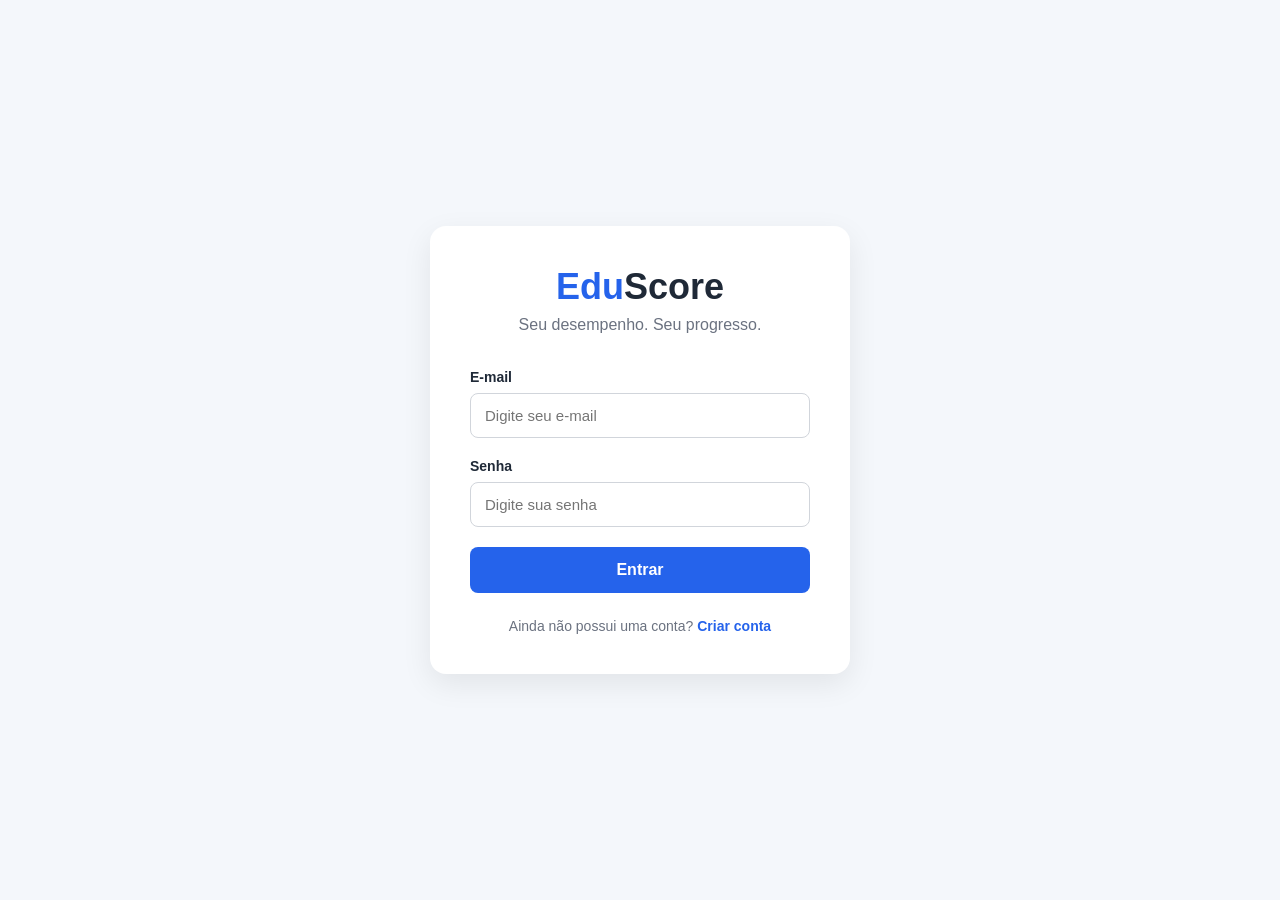
<file: src/index.html>
<!DOCTYPE html>
<html lang="pt-BR">

<head>
    <meta charset="UTF-8">
    <meta name="viewport" content="width=device-width, initial-scale=1.0">

    <title>EduScore | Login</title>

    <link rel="stylesheet" href="css/style.css">
</head>

<body>

    <main class="login-container">

        <section class="login-card">

            <div class="logo">
                <span>Edu</span>Score
            </div>

            <p class="subtitle">
                Seu desempenho. Seu progresso.
            </p>

            <form id="loginForm">

                <div class="input-group">
                    <label for="email">E-mail</label>

                    <input
                        type="email"
                        id="email"
                        placeholder="Digite seu e-mail"
                        required
                    >
                </div>

                <div class="input-group">
                    <label for="password">Senha</label>

                    <input
                        type="password"
                        id="password"
                        placeholder="Digite sua senha"
                        required
                    >
                </div>

                <button type="submit" class="login-button">
                    Entrar
                </button>

            </form>

            <p class="register-text">
                Ainda não possui uma conta?
                <a href="#">Criar conta</a>
            </p>

        </section>

    </main>

    <script src="js/script.js"></script>

</body>

</html>
</file>
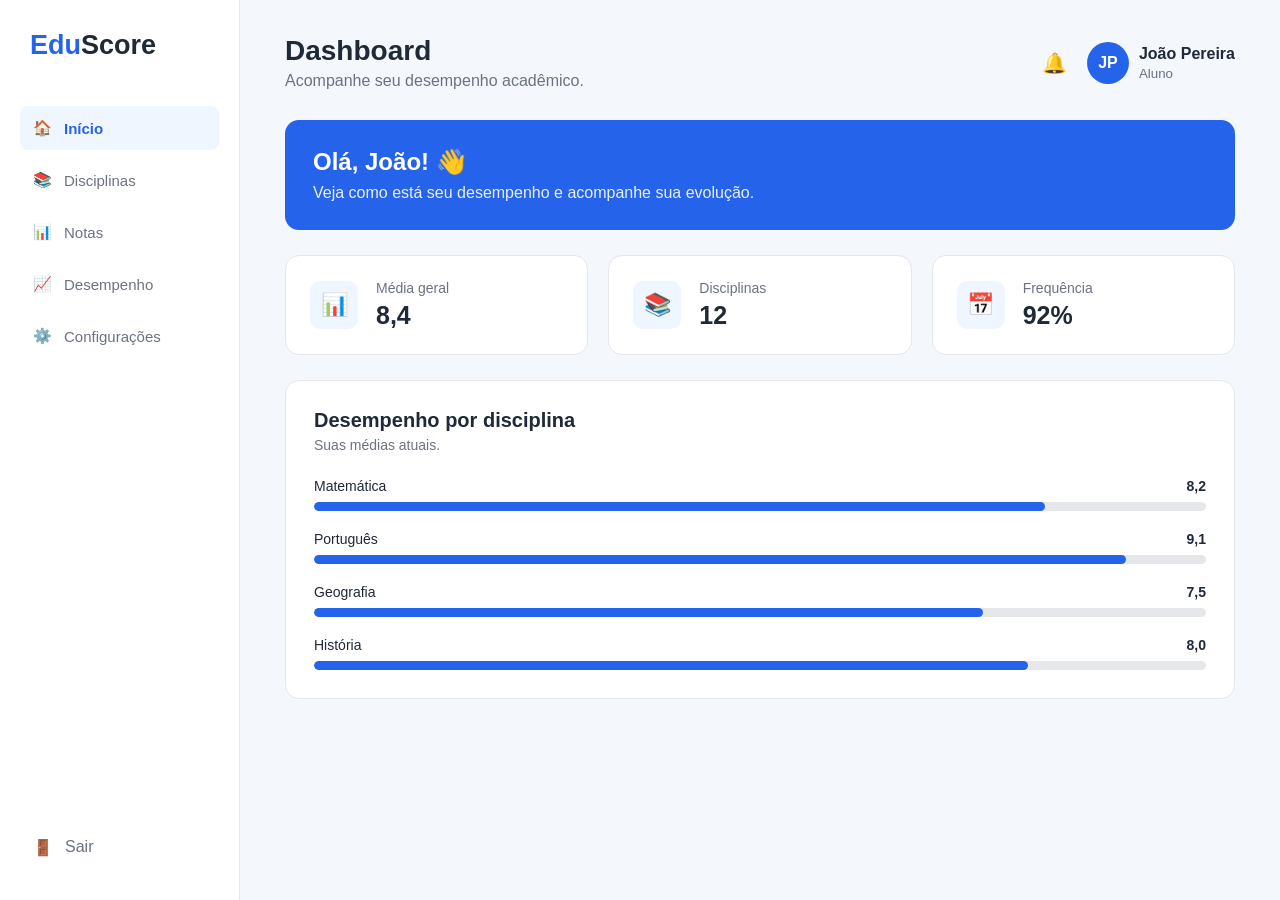
<file: src/dashboard.html>
<!DOCTYPE html>
<html lang="pt-BR">

<head>

    <meta charset="UTF-8">

    <meta name="viewport" content="width=device-width, initial-scale=1.0">

    <title>EduScore | Dashboard</title>

    <link rel="stylesheet" href="css/dashboard.css">

</head>

<body>

    <div class="dashboard">

        <!-- MENU LATERAL -->

        <aside class="sidebar">

            <div class="sidebar-logo">
                <span>Edu</span>Score
            </div>

            <nav class="menu">

                <a href="#" class="menu-item active">
                    🏠
                    <span>Início</span>
                </a>

                <a href="#" class="menu-item">
                    📚
                    <span>Disciplinas</span>
                </a>

                <a href="#" class="menu-item">
                    📊
                    <span>Notas</span>
                </a>

                <a href="#" class="menu-item">
                    📈
                    <span>Desempenho</span>
                </a>

                <a href="#" class="menu-item">
                    ⚙️
                    <span>Configurações</span>
                </a>

            </nav>

            <a href="index.html" class="logout">
                🚪
                <span>Sair</span>
            </a>

        </aside>


        <!-- CONTEÚDO PRINCIPAL -->

        <main class="main-content">

            <!-- CABEÇALHO -->

            <header class="topbar">

                <div>
                    <h1>Dashboard</h1>
                    <p>Acompanhe seu desempenho acadêmico.</p>
                </div>

                <div class="user-area">

                    <div class="notification">
                        🔔
                    </div>

                    <div class="user-info">

                        <div class="user-avatar">
                            JP
                        </div>

                        <div>
                            <strong>João Pereira</strong>
                            <small>Aluno</small>
                        </div>

                    </div>

                </div>

            </header>


            <!-- SAUDAÇÃO -->

            <section class="welcome">

                <h2>Olá, João! 👋</h2>

                <p>
                    Veja como está seu desempenho e acompanhe sua evolução.
                </p>

            </section>


            <!-- CARDS -->

            <section class="stats">

                <div class="stat-card">

                    <div class="stat-icon">
                        📊
                    </div>

                    <div>
                        <p>Média geral</p>
                        <h3>8,4</h3>
                    </div>

                </div>


                <div class="stat-card">

                    <div class="stat-icon">
                        📚
                    </div>

                    <div>
                        <p>Disciplinas</p>
                        <h3>12</h3>
                    </div>

                </div>


                <div class="stat-card">

                    <div class="stat-icon">
                        📅
                    </div>

                    <div>
                        <p>Frequência</p>
                        <h3>92%</h3>
                    </div>

                </div>

            </section>


            <!-- DESEMPENHO -->

            <section class="performance">

                <div class="section-header">

                    <div>
                        <h2>Desempenho por disciplina</h2>
                        <p>Suas médias atuais.</p>
                    </div>

                </div>


                <div class="subject">

                    <div class="subject-info">
                        <span>Matemática</span>
                        <strong>8,2</strong>
                    </div>

                    <div class="progress">
                        <div class="progress-bar" style="width: 82%;"></div>
                    </div>

                </div>


                <div class="subject">

                    <div class="subject-info">
                        <span>Português</span>
                        <strong>9,1</strong>
                    </div>

                    <div class="progress">
                        <div class="progress-bar" style="width: 91%;"></div>
                    </div>

                </div>


                <div class="subject">

                    <div class="subject-info">
                        <span>Geografia</span>
                        <strong>7,5</strong>
                    </div>

                    <div class="progress">
                        <div class="progress-bar" style="width: 75%;"></div>
                    </div>

                </div>


                <div class="subject">

                    <div class="subject-info">
                        <span>História</span>
                        <strong>8,0</strong>
                    </div>

                    <div class="progress">
                        <div class="progress-bar" style="width: 80%;"></div>
                    </div>

                </div>

            </section>

        </main>

    </div>

</body>

</html>
</file>
<file: src/css/style.css>
* {
    margin: 0;
    padding: 0;
    box-sizing: border-box;
}

body {
    font-family: Arial, Helvetica, sans-serif;
    background: #f4f7fb;
    color: #1f2937;
}

.login-container {
    min-height: 100vh;
    display: flex;
    align-items: center;
    justify-content: center;
    padding: 20px;
}

.login-card {
    width: 100%;
    max-width: 420px;
    background: #ffffff;
    padding: 40px;
    border-radius: 16px;
    box-shadow: 0 10px 30px rgba(0, 0, 0, 0.08);
}

.logo {
    text-align: center;
    font-size: 36px;
    font-weight: bold;
    margin-bottom: 8px;
}

.logo span {
    color: #2563eb;
}

.subtitle {
    text-align: center;
    color: #6b7280;
    margin-bottom: 35px;
}

.input-group {
    margin-bottom: 20px;
}

.input-group label {
    display: block;
    font-size: 14px;
    font-weight: bold;
    margin-bottom: 8px;
}

.input-group input {
    width: 100%;
    padding: 13px 14px;
    border: 1px solid #d1d5db;
    border-radius: 8px;
    font-size: 15px;
    outline: none;
    transition: 0.2s;
}

.input-group input:focus {
    border-color: #2563eb;
    box-shadow: 0 0 0 3px rgba(37, 99, 235, 0.1);
}

.login-button {
    width: 100%;
    padding: 14px;
    border: none;
    border-radius: 8px;
    background: #2563eb;
    color: white;
    font-size: 16px;
    font-weight: bold;
    cursor: pointer;
    transition: 0.2s;
}

.login-button:hover {
    background: #1d4ed8;
}

.register-text {
    text-align: center;
    margin-top: 25px;
    font-size: 14px;
    color: #6b7280;
}

.register-text a {
    color: #2563eb;
    font-weight: bold;
    text-decoration: none;
}

.register-text a:hover {
    text-decoration: underline;
}

@media (max-width: 480px) {

    .login-card {
        padding: 30px 22px;
    }

    .logo {
        font-size: 30px;
    }

}
</file>
<file: src/css/dashboard.css>
* {
    margin: 0;
    padding: 0;
    box-sizing: border-box;
}

body {
    font-family: Arial, Helvetica, sans-serif;
    background: #f4f7fb;
    color: #1f2937;
}

.dashboard {
    display: flex;
    min-height: 100vh;
}


/* SIDEBAR */

.sidebar {
    width: 240px;
    background: #ffffff;
    border-right: 1px solid #e5e7eb;
    padding: 30px 20px;
    display: flex;
    flex-direction: column;
}

.sidebar-logo {
    font-size: 27px;
    font-weight: bold;
    margin-bottom: 45px;
    padding-left: 10px;
}

.sidebar-logo span {
    color: #2563eb;
}

.menu {
    display: flex;
    flex-direction: column;
    gap: 8px;
}

.menu-item {
    display: flex;
    align-items: center;
    gap: 12px;
    padding: 13px;
    border-radius: 8px;
    color: #6b7280;
    text-decoration: none;
    font-size: 15px;
}

.menu-item:hover {
    background: #f1f5f9;
    color: #2563eb;
}

.menu-item.active {
    background: #eff6ff;
    color: #2563eb;
    font-weight: bold;
}

.logout {
    margin-top: auto;
    display: flex;
    gap: 12px;
    padding: 13px;
    text-decoration: none;
    color: #6b7280;
}


/* CONTEÚDO */

.main-content {
    flex: 1;
    padding: 35px 45px;
}


/* TOPBAR */

.topbar {
    display: flex;
    justify-content: space-between;
    align-items: center;
    margin-bottom: 30px;
}

.topbar h1 {
    font-size: 28px;
    margin-bottom: 5px;
}

.topbar p {
    color: #6b7280;
}

.user-area {
    display: flex;
    align-items: center;
    gap: 20px;
}

.notification {
    font-size: 20px;
    cursor: pointer;
}

.user-info {
    display: flex;
    align-items: center;
    gap: 10px;
}

.user-info small {
    display: block;
    color: #6b7280;
    margin-top: 3px;
}

.user-avatar {
    width: 42px;
    height: 42px;
    border-radius: 50%;
    background: #2563eb;
    color: white;
    display: flex;
    align-items: center;
    justify-content: center;
    font-weight: bold;
}


/* SAUDAÇÃO */

.welcome {
    background: #2563eb;
    color: white;
    padding: 28px;
    border-radius: 14px;
    margin-bottom: 25px;
}

.welcome h2 {
    margin-bottom: 8px;
}

.welcome p {
    opacity: 0.9;
}


/* CARDS */

.stats {
    display: grid;
    grid-template-columns: repeat(3, 1fr);
    gap: 20px;
    margin-bottom: 25px;
}

.stat-card {
    background: white;
    border: 1px solid #e5e7eb;
    border-radius: 14px;
    padding: 24px;
    display: flex;
    align-items: center;
    gap: 18px;
}

.stat-icon {
    width: 48px;
    height: 48px;
    border-radius: 10px;
    background: #eff6ff;
    display: flex;
    align-items: center;
    justify-content: center;
    font-size: 22px;
}

.stat-card p {
    color: #6b7280;
    font-size: 14px;
    margin-bottom: 5px;
}

.stat-card h3 {
    font-size: 25px;
}


/* DESEMPENHO */

.performance {
    background: white;
    border: 1px solid #e5e7eb;
    border-radius: 14px;
    padding: 28px;
}

.section-header {
    margin-bottom: 25px;
}

.section-header h2 {
    font-size: 20px;
    margin-bottom: 5px;
}

.section-header p {
    color: #6b7280;
    font-size: 14px;
}

.subject {
    margin-bottom: 20px;
}

.subject:last-child {
    margin-bottom: 0;
}

.subject-info {
    display: flex;
    justify-content: space-between;
    margin-bottom: 8px;
    font-size: 14px;
}

.progress {
    height: 9px;
    background: #e5e7eb;
    border-radius: 10px;
    overflow: hidden;
}

.progress-bar {
    height: 100%;
    background: #2563eb;
    border-radius: 10px;
}


/* RESPONSIVIDADE */

@media (max-width: 900px) {

    .sidebar {
        width: 190px;
    }

    .main-content {
        padding: 25px;
    }

    .stats {
        grid-template-columns: 1fr;
    }

}

@media (max-width: 650px) {

    .dashboard {
        flex-direction: column;
    }

    .sidebar {
        width: 100%;
        border-right: none;
        border-bottom: 1px solid #e5e7eb;
    }

    .menu {
        flex-direction: row;
        overflow-x: auto;
    }

    .logout {
        margin-top: 20px;
    }

    .topbar {
        align-items: flex-start;
        gap: 20px;
        flex-direction: column;
    }

    .main-content {
        padding: 20px;
    }

}
</file>
